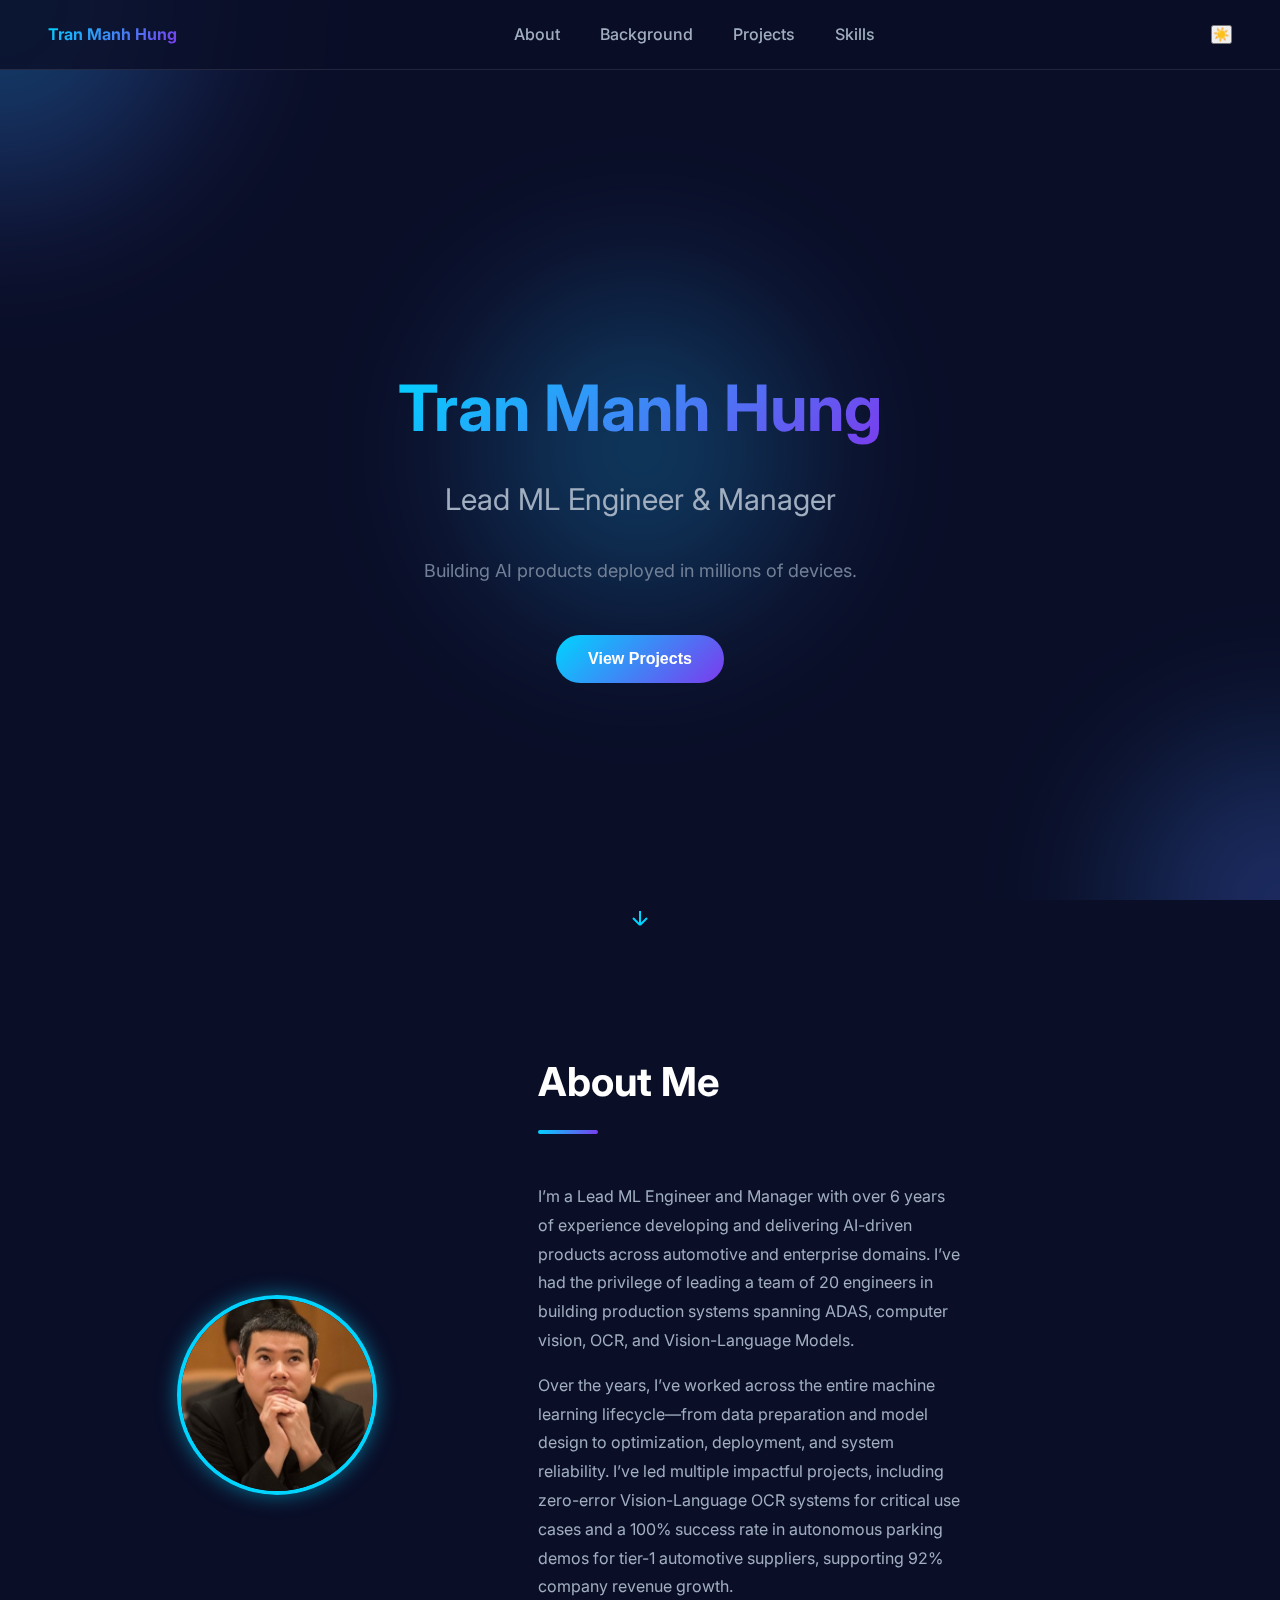
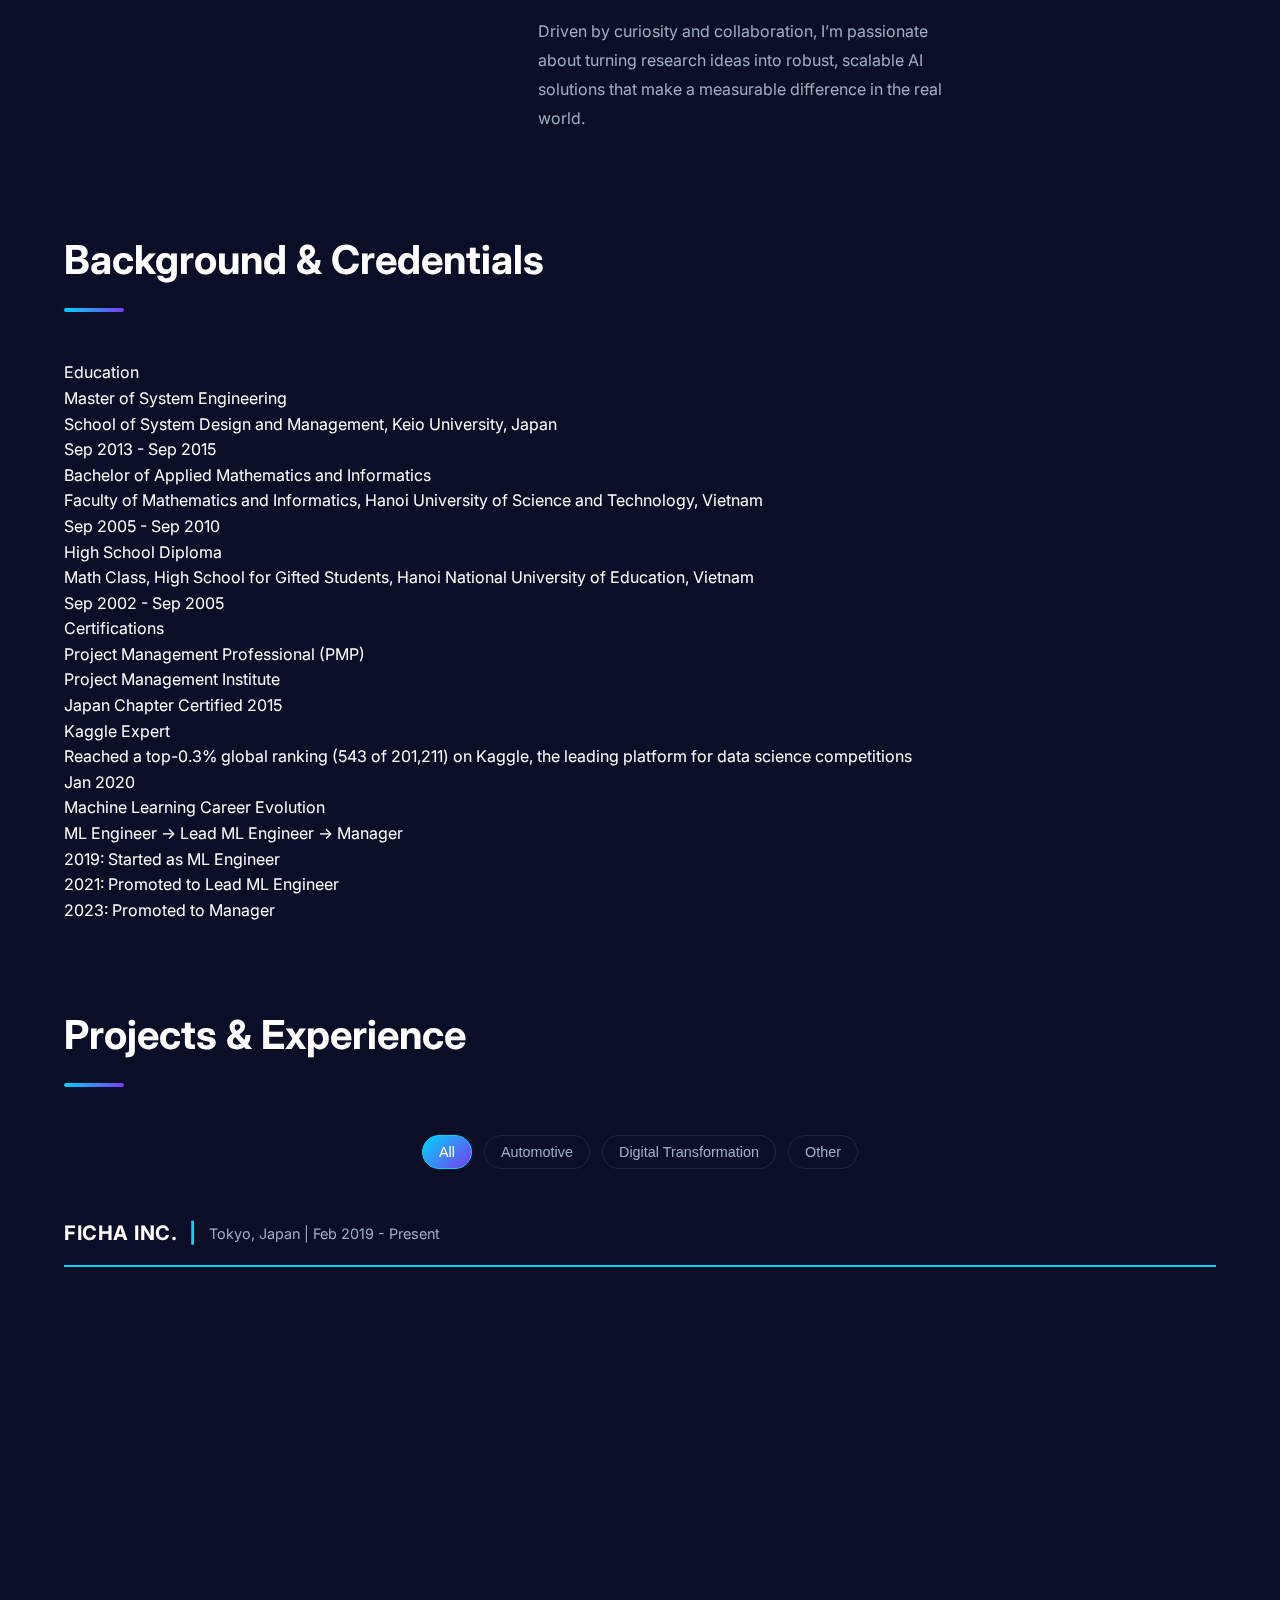
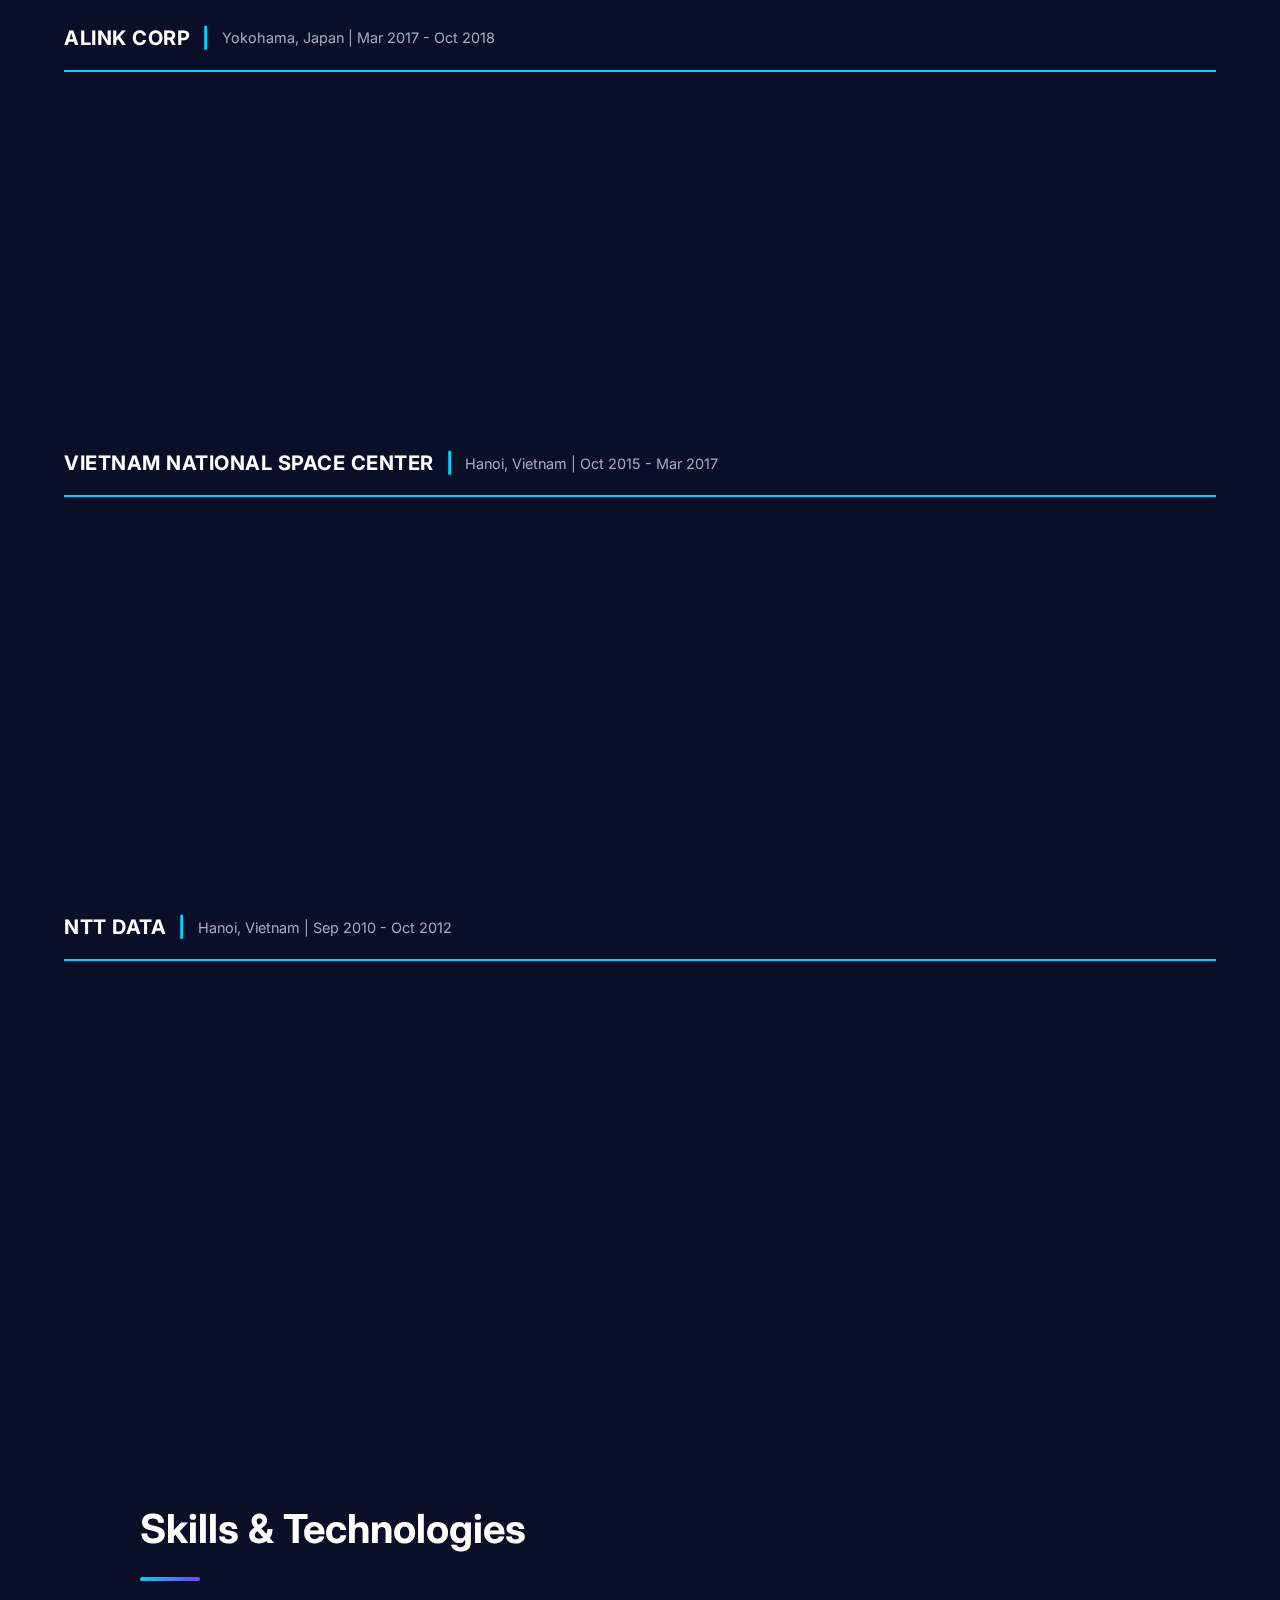
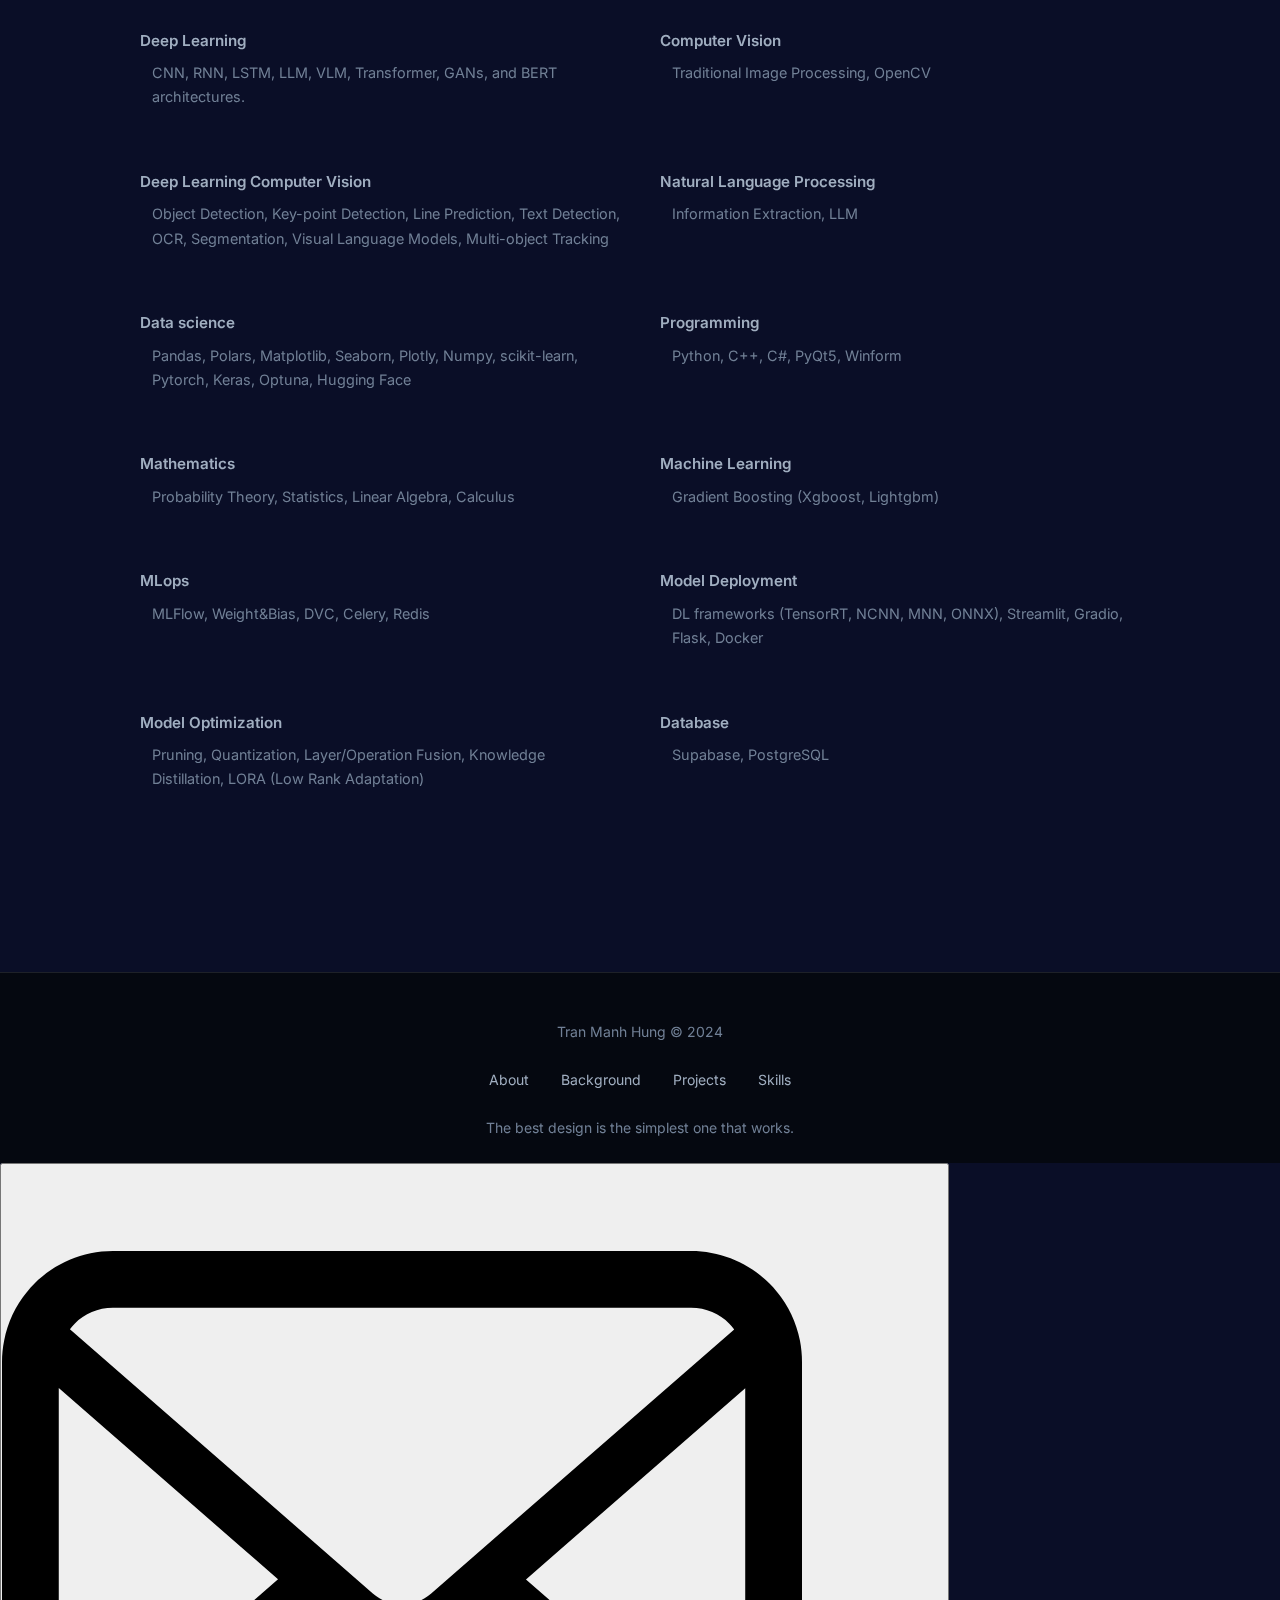
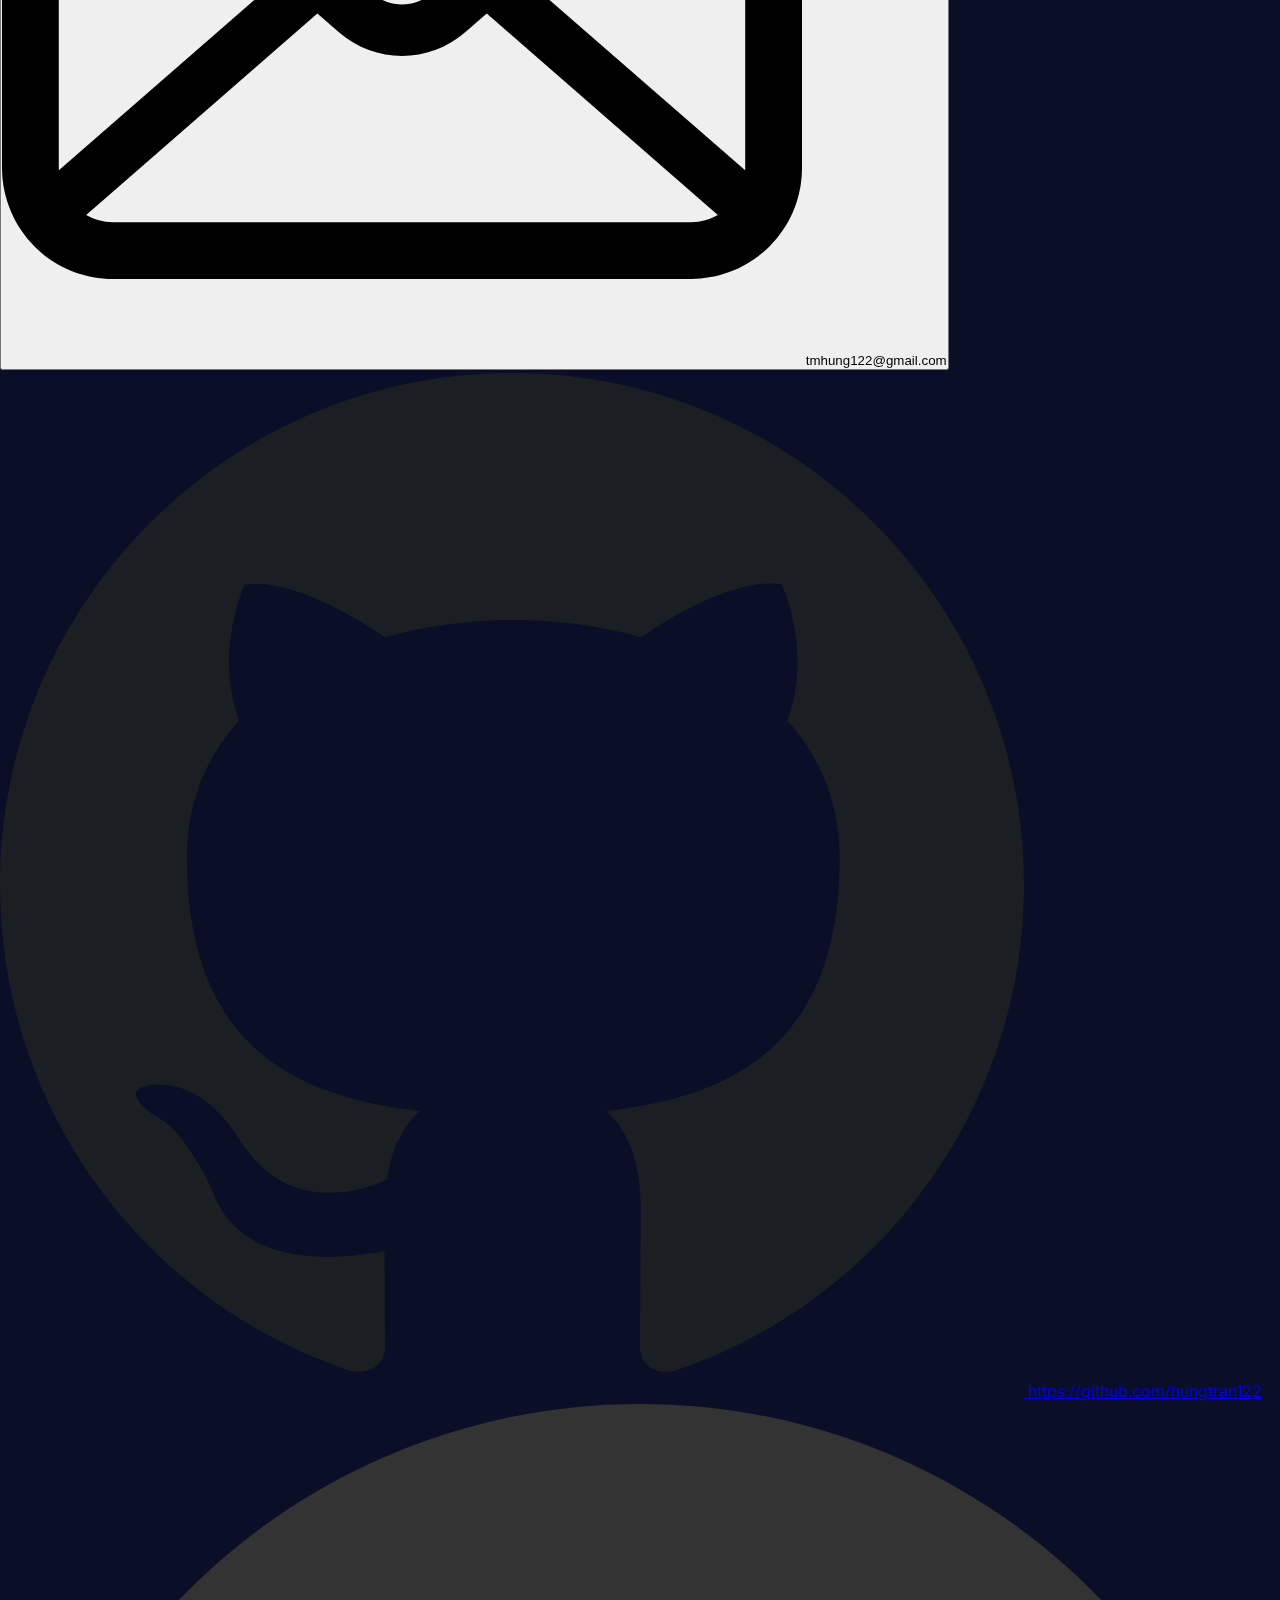
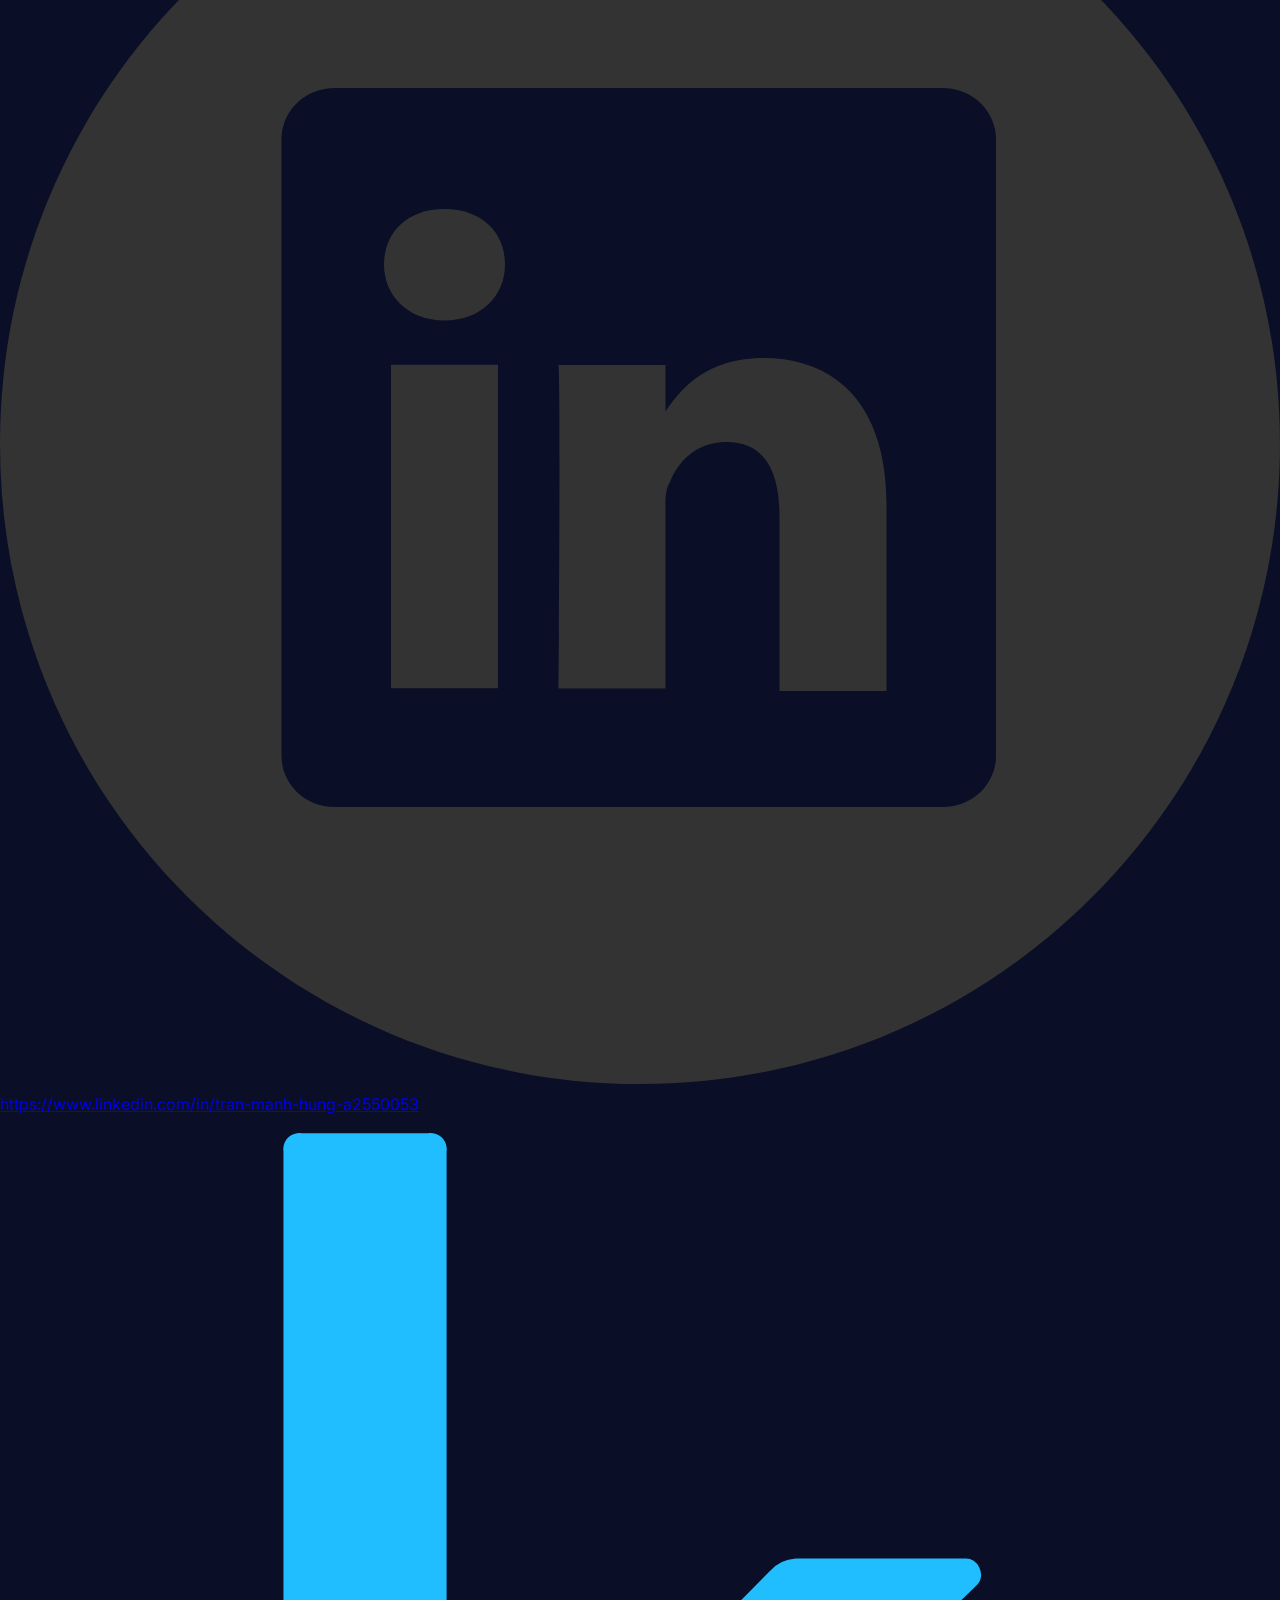
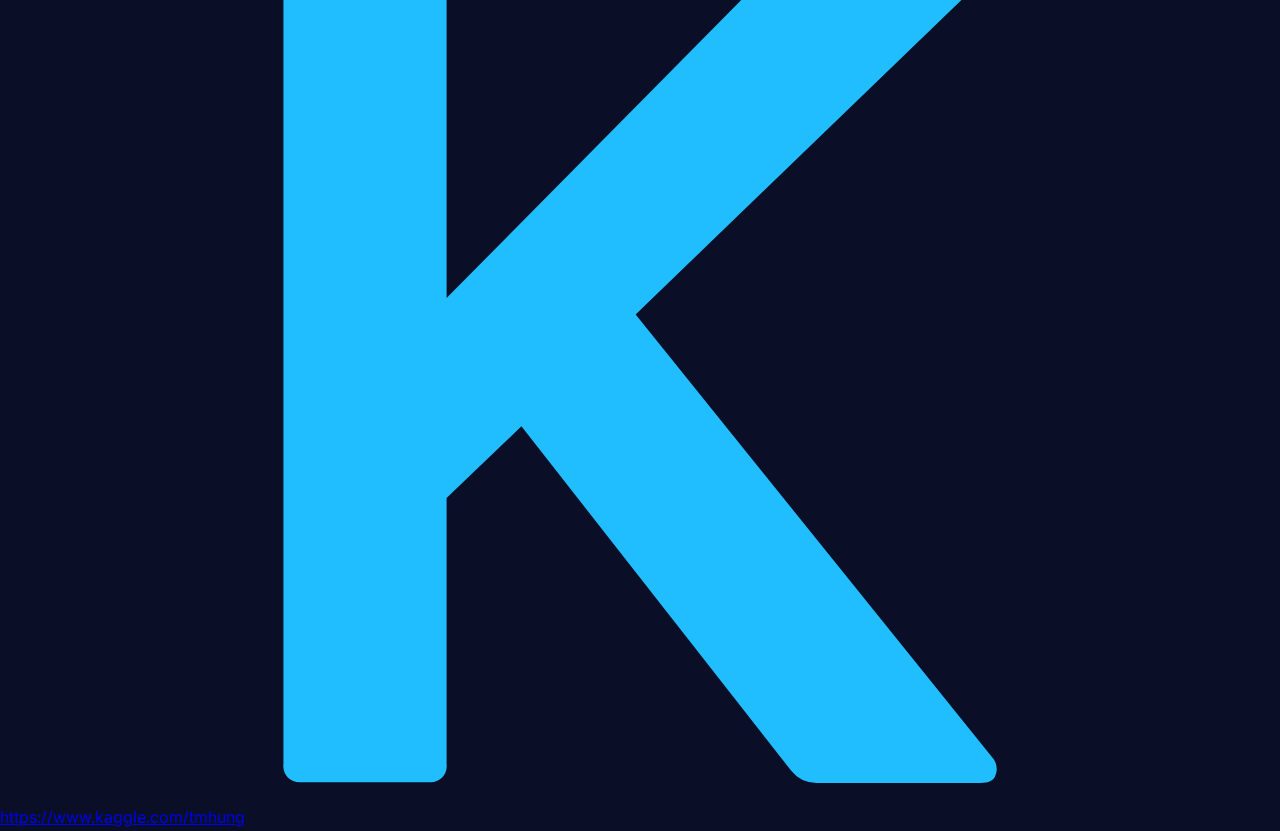
<file: index.html>
<!DOCTYPE html>
<html lang="en">
<head>
    <meta charset="UTF-8">
    <meta name="viewport" content="width=device-width, initial-scale=1.0">
    <meta name="description" content="ML Engineer Portfolio - Lead ML Engineer & Manager specializing in Computer Vision and Deep Learning">
    <title>Tran Manh Hung - ML Engineer & Manager | Portfolio</title>
    <link href="https://fonts.googleapis.com/css2?family=Inter:wght@300;400;500;600;700&family=JetBrains+Mono:wght@400;600&display=swap" rel="stylesheet">
    <link rel="stylesheet" href="css/style.css">
</head>
<body>
    <!-- Background Effect -->
    <div id="background-effect">
        <div class="gradient-blob blob-1"></div>
        <div class="gradient-blob blob-2"></div>
        <div class="gradient-blob blob-3"></div>
    </div>

    <!-- Navigation -->
    <nav>
        <div class="nav-logo">Tran Manh Hung</div>
        <ul class="nav-links">
            <li><a href="#about" class="nav-item">About</a></li>
            <li><a href="#background" class="nav-item">Background</a></li>
            <li><a href="#projects" class="nav-item">Projects</a></li>
            <li><a href="#skills" class="nav-item">Skills</a></li>
        </ul>
        
        <!-- Theme Toggle Button -->
        <button class="theme-toggle" id="theme-toggle" aria-label="Toggle dark mode">
            <span class="theme-icon">🌙</span>
        </button>
        
        <button class="hamburger" id="hamburger">
            <span></span>
            <span></span>
            <span></span>
        </button>
    </nav>

    <!-- Main Content -->
    <main>
        <!-- Hero Section -->
        <section id="hero">
            <div class="hero-content">
                <h1 class="hero-name">Tran Manh Hung</h1>
                <h2 class="hero-title">Lead ML Engineer & Manager</h2>
                <p class="hero-description">
                    Building AI products deployed in millions of devices.<br>                    
                </p>
                <div class="hero-buttons">
                    <button class="btn btn-primary" onclick="document.getElementById('projects').scrollIntoView({behavior: 'smooth'})">View Projects</button>
                </div>
            </div>
            <div class="scroll-indicator">
                <svg viewBox="0 0 24 24">
                    <path d="M12 5v14m0 0l-7-7m7 7l7-7" />
                </svg>
            </div>
        </section>

        <!-- About Section -->
        <section id="about">
            <div class="container">
                <div class="about-content">
                    <div class="about-image">
                        <img src="./me.jpeg" alt="Profile photo">
                    </div>
                    <div class="about-text">
                        <h2 class="section-heading">About Me</h2>
                        <div class="section-underline"></div>
                        <p>
                            I’m a Lead ML Engineer and Manager with over 6 years of experience developing and delivering AI-driven products across automotive and enterprise domains. I’ve had the privilege of leading a team of 20 engineers in building production systems spanning ADAS, computer vision, OCR, and Vision-Language Models.
                        </p>
                        <p>
                            Over the years, I’ve worked across the entire machine learning lifecycle—from data preparation and model design to optimization, deployment, and system reliability. I’ve led multiple impactful projects, including zero-error Vision-Language OCR systems for critical use cases and a 100% success rate in autonomous parking demos for tier-1 automotive suppliers, supporting 92% company revenue growth.
                        </p>
                        <p>
                            Driven by curiosity and collaboration, I’m passionate about turning research ideas into robust, scalable AI solutions that make a measurable difference in the real world.
                        </p>
                    </div>
                </div>
            </div>
        </section>

        <!-- Background Section -->
        <section id="background">
            <div class="container">
                <div class="background-content">
                    <h2 class="section-heading">Background & Credentials</h2>
                    <div class="section-underline"></div>

                    <div class="background-grid">
                        <!-- Education -->
                        <div class="background-group">
                            <div class="background-group-title">Education</div>
                            <div class="background-item">
                                <div class="background-item-title">Master of System Engineering</div>
                                <div class="background-item-subtitle">School of System Design and Management, Keio University, Japan</div>
                                <div class="background-item-description">Sep 2013 - Sep 2015</div>
                            </div>
                            <div class="background-item">
                                <div class="background-item-title">Bachelor of Applied Mathematics and Informatics</div>
                                <div class="background-item-subtitle">Faculty of Mathematics and Informatics, Hanoi University of Science and Technology, Vietnam</div>
                                <div class="background-item-description">Sep 2005 - Sep 2010</div>
                            </div>
                            <div class="background-item">
                                <div class="background-item-title">High School Diploma</div>
                                <div class="background-item-subtitle">Math Class, High School for Gifted Students, Hanoi National University of Education, Vietnam</div>
                                <div class="background-item-description">Sep 2002 - Sep 2005</div>
                            </div>
                        </div>

                        <!-- Certifications & Achievements -->
                        <div class="background-group">
                            <div class="background-group-title">Certifications</div>
                            <div class="background-item">
                                <div class="background-item-title">Project Management Professional (PMP)</div>
                                <div class="background-item-subtitle">Project Management Institute</div>
                                <div class="background-item-description">Japan Chapter Certified 2015</div>
                            </div>
                            <div class="background-item">
                                <div class="background-item-title">Kaggle Expert</div>
                                <div class="background-item-subtitle">Reached a top-0.3% global ranking (543 of 201,211) on Kaggle, the leading platform for data science competitions</div>
                                <div class="background-item-description">Jan 2020</div>
                            </div>
                        </div>

                        <!-- Career Progression -->
                        <div class="background-group">
                            <div class="background-group-title">Machine Learning Career Evolution</div>
                            <div class="background-item">
                                <div class="background-item-title">ML Engineer → Lead ML Engineer → Manager</div>
                                <div class="background-item-description">2019: Started as ML Engineer</div>
                                <div class="background-item-description">2021: Promoted to Lead ML Engineer</div>
                                <div class="background-item-description">2023: Promoted to Manager</div>
                            </div>
                        </div>                        
                    </div>
                </div>
            </div>
        </section>

        <!-- Projects Section -->
        <section id="projects">
            <div class="container">
                <h2 class="section-heading">Projects & Experience</h2>
                <div class="section-underline"></div>
                
                <div class="filter-tags" id="filterTags"></div>

                <div id="projectsTimeline"></div>
            </div>
        </section>

        <!-- Skills Section -->
        <section id="skills">
            <div class="container">
                <div class="skills-content">
                    <h2 class="section-heading">Skills & Technologies</h2>
                    <div class="section-underline"></div>

                    <div class="skills-grid">
                        <!-- Deep Learning -->
                        <div class="skill-category">
                            <div class="skill-category-name">Deep Learning</div>
                            <div class="skill-items">CNN, RNN, LSTM, LLM, VLM, Transformer, GANs, and BERT architectures.</div>
                        </div>

                        <!-- Traditional Computer Vision -->
                        <div class="skill-category">
                            <div class="skill-category-name">Computer Vision</div>
                            <div class="skill-items">Traditional Image Processing, OpenCV</div>
                        </div>

                        <!-- Deep Learning Computer Vision -->
                        <div class="skill-category">
                            <div class="skill-category-name">Deep Learning Computer Vision</div>
                            <div class="skill-items">Object Detection, Key-point Detection, Line Prediction, Text Detection, OCR, Segmentation, Visual Language Models, Multi-object Tracking</div>
                        </div>
                        
                        <!-- Natural Language Processing -->
                        <div class="skill-category">
                            <div class="skill-category-name">Natural Language Processing</div>
                            <div class="skill-items">Information Extraction, LLM</div>
                        </div>

                        <!-- Data science & ML tools -->
                        <div class="skill-category">
                            <div class="skill-category-name">Data science</div>
                            <div class="skill-items">Pandas, Polars, Matplotlib, Seaborn, Plotly, Numpy, scikit-learn, Pytorch, Keras, Optuna, Hugging Face</div>
                        </div>

                        <!-- Programming -->
                        <div class="skill-category">
                            <div class="skill-category-name">Programming</div>
                            <div class="skill-items">Python, C++, C#, PyQt5, Winform</div>
                        </div>

                        <!-- Mathematics -->
                        <div class="skill-category">
                            <div class="skill-category-name">Mathematics</div>
                            <div class="skill-items">Probability Theory, Statistics, Linear Algebra, Calculus</div>
                        </div>

                        <!-- Machine Learning -->
                        <div class="skill-category">
                            <div class="skill-category-name">Machine Learning</div>
                            <div class="skill-items">Gradient Boosting (Xgboost, Lightgbm)</div>
                        </div>

                        <!-- MLops -->
                        <div class="skill-category">
                            <div class="skill-category-name">MLops</div>
                            <div class="skill-items">MLFlow, Weight&Bias, DVC, Celery, Redis </div>
                        </div>

                        <!-- Model Deployment -->
                        <div class="skill-category">
                            <div class="skill-category-name">Model Deployment</div>
                            <div class="skill-items">DL frameworks (TensorRT, NCNN, MNN, ONNX), Streamlit, Gradio, Flask, Docker</div>
                        </div>

                        <!-- Model Optimization -->
                        <div class="skill-category">
                            <div class="skill-category-name">Model Optimization</div>
                            <div class="skill-items">Pruning, Quantization, Layer/Operation Fusion, Knowledge Distillation, LORA (Low Rank Adaptation)</div>
                        </div>
                        
                        <!-- Database -->
                        <div class="skill-category">
                            <div class="skill-category-name">Database</div>
                            <div class="skill-items">Supabase, PostgreSQL</div>
                        </div>
                    </div>
                </div>
            </div>
        </section>
    </main>

    <!-- Footer -->
    <footer>
        <div class="container">
            <div class="footer-content">
                <p class="footer-text">Tran Manh Hung © 2024</p>
                <ul class="footer-links">
                    <li><a href="#about">About</a></li>
                    <li><a href="#background">Background</a></li>
                    <li><a href="#projects">Projects</a></li>
                    <li><a href="#skills">Skills</a></li>
                </ul>
                <p class="footer-text">The best design is the simplest one that works.</p>
            </div>
        </div>
    </footer>

    <script src="js/main.js"></script>

    <!-- Floating Contact Widget -->
    <div class="floating-contact">
        <button class="contact-btn" data-url="tmhung122@gmail.com" data-tooltip="Click to copy" onclick="copyContactUrl(event)" title="Click to copy email">
            <img src="email.svg" alt="" class="contact-icon-img">
            <span class="contact-url">tmhung122@gmail.com</span>
        </button>
        <a href="https://github.com/hungtran122" target="_blank" class="contact-btn" data-tooltip="Click to open" title="Open GitHub">
            <img src="github.svg" alt="" class="contact-icon-img">
            <span class="contact-url">https://github.com/hungtran122</span>
        </a>
        <a href="https://www.linkedin.com/in/tran-manh-hung-a2550053" target="_blank" class="contact-btn" data-tooltip="Click to open" title="Open LinkedIn">
            <img src="linkedin.svg" alt="" class="contact-icon-img">
            <span class="contact-url">https://www.linkedin.com/in/tran-manh-hung-a2550053</span>
        </a>
        <a href="https://www.kaggle.com/tmhung" target="_blank" class="contact-btn" data-tooltip="Click to open" title="Open Kaggle">
            <img src="kaggle.svg" alt="" class="contact-icon-img">
            <span class="contact-url">https://www.kaggle.com/tmhung</span>
        </a>
    </div>

    <script>
        function copyContactUrl(event) {
            event.preventDefault();
            const btn = event.currentTarget;
            const url = btn.dataset.url;
            const labelSpan = btn.querySelector('.contact-label');
            const originalLabel = labelSpan.textContent;
            
            navigator.clipboard.writeText(url).then(() => {
                labelSpan.textContent = 'Copied!';
                setTimeout(() => {
                    labelSpan.textContent = originalLabel;
                }, 2000);
            }).catch(() => {
                alert('Failed to copy');
            });
        }
    </script>

    <script>
    // Theme Toggle Functionality
    const themeToggle = document.getElementById('theme-toggle');
    const htmlElement = document.documentElement;
    const themeIcon = document.querySelector('.theme-icon');

    // Check for saved theme preference or default to DARK mode
    function getPreferredTheme() {
        const savedTheme = localStorage.getItem('theme');
        if (savedTheme) {
            return savedTheme;
        }
        // Changed: Default to dark mode instead of light
        return 'dark';
    }

    // Set theme
    function setTheme(theme) {
        if (theme === 'dark') {
            htmlElement.setAttribute('data-theme', 'dark');
            themeIcon.textContent = '☀️';
        } else {
            htmlElement.removeAttribute('data-theme');
            themeIcon.textContent = '🌙';
        }
        localStorage.setItem('theme', theme);
    }

    // Toggle theme
    function toggleTheme() {
        const currentTheme = htmlElement.getAttribute('data-theme');
        const newTheme = currentTheme === 'dark' ? 'light' : 'dark';
        setTheme(newTheme);
    }

    // Initialize theme on page load - now defaults to dark
    setTheme(getPreferredTheme());

    // Add click event listener
    themeToggle.addEventListener('click', toggleTheme);
    </script>

</body>
</html>
</file>
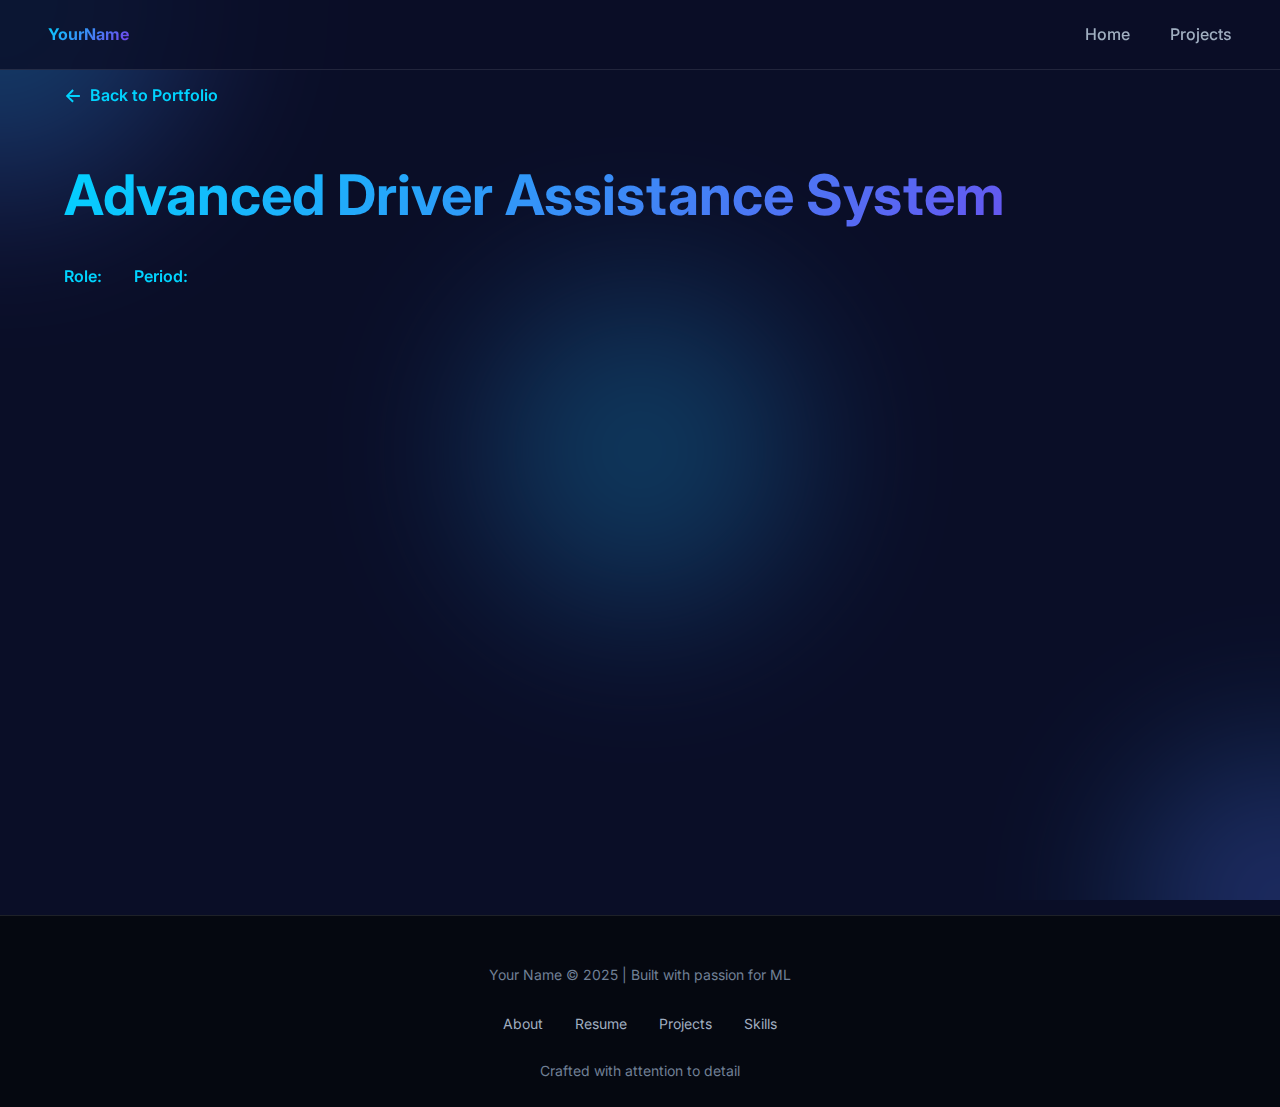
<file: projects/adas.html>
<!DOCTYPE html>
<html lang="en">
<head>
    <meta charset="UTF-8">
    <meta name="viewport" content="width=device-width, initial-scale=1.0">
    <meta name="description" content="Project Details - ML Engineer Portfolio">
    <title>Project Details | Your Name - ML Engineer & Manager</title>
    <link href="https://fonts.googleapis.com/css2?family=Inter:wght@300;400;500;600;700&family=JetBrains+Mono:wght@400;600&display=swap" rel="stylesheet">
    <link rel="stylesheet" href="../css/style.css">
    <style>
        .project-detail-section {
            padding: 80px 0;
        }

        .project-detail-header {
            margin-bottom: 60px;
            animation: fadeInUp 0.8s ease-out;
        }

        .project-detail-title {
            font-size: clamp(2rem, 5vw, 3.5rem);
            font-weight: 700;
            background: var(--accent-gradient);
            -webkit-background-clip: text;
            -webkit-text-fill-color: transparent;
            background-clip: text;
            margin-bottom: 16px;
        }

        .project-detail-meta {
            display: flex;
            gap: 24px;
            flex-wrap: wrap;
            margin-top: 24px;
            font-size: 1rem;
            color: var(--text-secondary);
        }

        .project-detail-meta-item {
            display: flex;
            align-items: center;
            gap: 8px;
        }

        .project-detail-meta-label {
            font-weight: 600;
            color: var(--accent-primary);
        }

        .project-detail-content {
            display: grid;
            grid-template-columns: 1fr;
            gap: 60px;
            max-width: 900px;
        }

        .detail-section {
            animation: fadeInUp 0.6s ease-out forwards;
            opacity: 0;
        }

        .detail-section:nth-child(1) { animation-delay: 0.1s; }
        .detail-section:nth-child(2) { animation-delay: 0.2s; }
        .detail-section:nth-child(3) { animation-delay: 0.3s; }
        .detail-section:nth-child(4) { animation-delay: 0.4s; }

        .detail-section-title {
            font-size: 1.5rem;
            font-weight: 700;
            color: var(--text-primary);
            margin-bottom: 16px;
            display: flex;
            align-items: center;
            gap: 12px;
        }

        .detail-section-title::before {
            content: '';
            display: inline-block;
            width: 4px;
            height: 24px;
            background: var(--accent-primary);
            border-radius: 2px;
        }

        .detail-section-content {
            font-size: 1.05rem;
            color: var(--text-secondary);
            line-height: 1.8;
        }

        .detail-section-content p {
            margin-bottom: 16px;
        }

        .detail-section-content p:last-child {
            margin-bottom: 0;
        }

        .tech-showcase {
            display: flex;
            flex-wrap: wrap;
            gap: 12px;
            margin-top: 24px;
        }

        .tech-showcase .tech-tag {
            background: rgba(0, 212, 255, 0.15);
            border: 1px solid rgba(0, 212, 255, 0.3);
            color: var(--accent-primary);
            padding: 8px 16px;
            border-radius: 20px;
            font-size: 0.9rem;
            font-family: 'JetBrains Mono', monospace;
        }

        .back-button {
            display: inline-flex;
            align-items: center;
            gap: 8px;
            color: var(--accent-primary);
            text-decoration: none;
            font-weight: 600;
            transition: var(--transition);
            margin-bottom: 40px;
        }

        .back-button:hover {
            transform: translateX(-4px);
        }

        .back-button::before {
            content: '←';
            font-size: 1.2rem;
        }

        @media (max-width: 768px) {
            .project-detail-section {
                padding: 48px 0;
            }

            .project-detail-meta {
                flex-direction: column;
                gap: 12px;
            }

            .detail-section-title {
                font-size: 1.25rem;
            }

            .detail-section-content {
                font-size: 1rem;
            }
        }

        @keyframes fadeInUp {
            from { opacity: 0; transform: translateY(40px); }
            to { opacity: 1; transform: translateY(0); }
        }
    </style>
</head>
<body>
    <!-- Background Effect -->
    <div id="background-effect">
        <div class="gradient-blob blob-1"></div>
        <div class="gradient-blob blob-2"></div>
        <div class="gradient-blob blob-3"></div>
    </div>

    <!-- Navigation -->
    <nav>
        <div class="nav-logo">YourName</div>
        <ul class="nav-links">
            <li><a href="/" class="nav-item">Home</a></li>
            <li><a href="/#projects" class="nav-item">Projects</a></li>
        </ul>
        <button class="hamburger" id="hamburger">
            <span></span>
            <span></span>
            <span></span>
        </button>
    </nav>

    <!-- Main Content -->
    <main>
        <section class="project-detail-section">
            <div class="container">
                <a href="/" class="back-button">Back to Portfolio</a>

                <div class="project-detail-header">
                    <h1 class="project-detail-title" id="projectTitle">Project Title</h1>
                    <div class="project-detail-meta">
                        <div class="project-detail-meta-item">
                            <span class="project-detail-meta-label">Role:</span>
                            <span id="projectRole"></span>
                        </div>
                        <div class="project-detail-meta-item">
                            <span class="project-detail-meta-label">Period:</span>
                            <span id="projectDate"></span>
                        </div>
                    </div>
                </div>

                <div class="project-detail-content">
                    <div class="detail-section">
                        <div class="detail-section-title">Challenge</div>
                        <div class="detail-section-content" id="projectChallenge"></div>
                    </div>

                    <div class="detail-section">
                        <div class="detail-section-title">Solution</div>
                        <div class="detail-section-content" id="projectSolution"></div>
                    </div>

                    <div class="detail-section">
                        <div class="detail-section-title">Technical Implementation</div>
                        <div class="detail-section-content" id="projectTechnical"></div>
                        <div class="tech-showcase" id="techShowcase"></div>
                    </div>

                    <div class="detail-section">
                        <div class="detail-section-title">Results & Impact</div>
                        <div class="detail-section-content" id="projectResults"></div>
                    </div>
                </div>
            </div>
        </section>
    </main>

    <!-- Footer -->
    <footer>
        <div class="container">
            <div class="footer-content">
                <p class="footer-text">Your Name © 2025 | Built with passion for ML</p>
                <ul class="footer-links">
                    <li><a href="/#about">About</a></li>
                    <li><a href="/#resume">Resume</a></li>
                    <li><a href="/#projects">Projects</a></li>
                    <li><a href="/#skills">Skills</a></li>
                </ul>
                <p class="footer-text">Crafted with attention to detail</p>
            </div>
        </div>
    </footer>

    <script src="../js/project-page.js"></script>
</body>
</html>
</file>
<file: css/style.css>
:root {
    --primary-bg: #0a0e27;
    --secondary-bg: #141b34;
    --card-bg: rgba(255, 255, 255, 0.05);
    --card-border: rgba(255, 255, 255, 0.1);
    
    --accent-primary: #00d4ff;
    --accent-secondary: #7c3aed;
    --accent-gradient: linear-gradient(135deg, #00d4ff 0%, #7c3aed 100%);
    
    --text-primary: #ffffff;
    --text-secondary: #a0aec0;
    --text-muted: #718096;
    
    --transition: all 0.3s cubic-bezier(0.4, 0, 0.2, 1);
}

* {
    margin: 0;
    padding: 0;
    box-sizing: border-box;
}

html {
    scroll-behavior: smooth;
}

body {
    font-family: 'Inter', sans-serif;
    background: var(--primary-bg);
    color: var(--text-primary);
    line-height: 1.6;
    overflow-x: hidden;
}

.container {
    max-width: 1200px;
    margin: 0 auto;
    padding: 0 24px;
}

/* Background Effect */
#background-effect {
    position: fixed;
    top: 0;
    left: 0;
    width: 100%;
    height: 100%;
    z-index: -1;
    background: var(--primary-bg);
    overflow: hidden;
}

.gradient-blob {
    position: absolute;
    border-radius: 50%;
    filter: blur(80px);
    opacity: 0.3;
    animation: float 20s ease-in-out infinite;
}

.blob-1 {
    width: 400px;
    height: 400px;
    background: radial-gradient(circle, var(--accent-primary), var(--accent-secondary));
    top: -200px;
    left: -200px;
    animation-delay: 0s;
}

.blob-2 {
    width: 300px;
    height: 300px;
    background: radial-gradient(circle, var(--accent-secondary), var(--accent-primary));
    bottom: -150px;
    right: -150px;
    animation-delay: 5s;
}

.blob-3 {
    width: 350px;
    height: 350px;
    background: radial-gradient(circle, var(--accent-primary), rgba(124, 58, 237, 0.5));
    top: 50%;
    left: 50%;
    transform: translate(-50%, -50%);
    animation-delay: 10s;
}

@keyframes float {
    0%, 100% { transform: translate(0, 0); }
    33% { transform: translate(50px, -50px); }
    66% { transform: translate(-50px, 50px); }
}

/* Navigation */
nav {
    position: fixed;
    top: 0;
    width: 100%;
    background: rgba(10, 14, 39, 0.8);
    backdrop-filter: blur(10px);
    border-bottom: 1px solid var(--card-border);
    z-index: 1000;
    padding: 0 48px;
    height: 70px;
    display: flex;
    justify-content: space-between;
    align-items: center;
    animation: slideDown 0.5s ease-out;
}

@keyframes slideDown {
    from { transform: translateY(-70px); opacity: 0; }
    to { transform: translateY(0); opacity: 1; }
}

.nav-logo {
    font-size: 1rem;
    font-weight: 700;
    background: var(--accent-gradient);
    -webkit-background-clip: text;
    -webkit-text-fill-color: transparent;
    background-clip: text;
}

.nav-links {
    display: flex;
    gap: 40px;
    list-style: none;
}

.nav-links a {
    font-size: 1rem;
    font-weight: 500;
    color: var(--text-secondary);
    text-decoration: none;
    transition: var(--transition);
    position: relative;
}

.nav-links a:hover,
.nav-links a.active {
    color: var(--accent-primary);
}

.nav-links a.active::after {
    content: '';
    position: absolute;
    bottom: -8px;
    left: 0;
    width: 100%;
    height: 2px;
    background: var(--accent-primary);
}

.hamburger {
    display: none;
    flex-direction: column;
    gap: 6px;
    cursor: pointer;
    background: none;
    border: none;
}

.hamburger span {
    width: 25px;
    height: 2px;
    background: var(--accent-primary);
    transition: var(--transition);
}

/* Hero Section */
#hero {
    height: 100vh;
    display: flex;
    align-items: center;
    justify-content: center;
    margin-top: 70px;
    text-align: center;
    position: relative;
}

.hero-content {
    animation: fadeInUp 0.8s ease-out;
    max-width: 900px;
}

@keyframes fadeInUp {
    from { opacity: 0; transform: translateY(40px); }
    to { opacity: 1; transform: translateY(0); }
}

.hero-name {
    font-size: clamp(2.5rem, 5vw, 4rem);
    font-weight: 700;
    background: var(--accent-gradient);
    -webkit-background-clip: text;
    -webkit-text-fill-color: transparent;
    background-clip: text;
    margin-bottom: 16px;
    animation: fadeInUp 0.8s ease-out 0.2s backwards;
}

.hero-title {
    font-size: clamp(1.25rem, 3vw, 1.875rem);
    font-weight: 400;
    color: var(--text-secondary);
    margin-bottom: 32px;
    animation: fadeInUp 0.8s ease-out 0.4s backwards;
}

.hero-description {
    font-size: 1.125rem;
    color: var(--text-muted);
    margin-bottom: 48px;
    line-height: 1.8;
    animation: fadeInUp 0.8s ease-out 0.6s backwards;
}

.hero-buttons {
    display: flex;
    gap: 20px;
    justify-content: center;
    flex-wrap: wrap;
    animation: fadeInUp 0.8s ease-out 0.8s backwards;
}

.btn {
    padding: 12px 32px;
    height: 48px;
    border-radius: 24px;
    font-weight: 600;
    font-size: 1rem;
    border: none;
    cursor: pointer;
    transition: var(--transition);
    display: inline-flex;
    align-items: center;
    justify-content: center;
}

.btn-primary {
    background: var(--accent-gradient);
    color: var(--text-primary);
}

.btn-primary:hover {
    transform: scale(1.05);
    box-shadow: 0 0 20px rgba(0, 212, 255, 0.5);
}

.btn-secondary {
    background: transparent;
    border: 2px solid var(--accent-primary);
    color: var(--accent-primary);
}

.btn-secondary:hover {
    background: rgba(0, 212, 255, 0.1);
    transform: scale(1.05);
}

.scroll-indicator {
    position: absolute;
    bottom: 32px;
    left: 50%;
    transform: translateX(-50%);
    animation: bounce 2s infinite;
}

.scroll-indicator svg {
    width: 24px;
    height: 24px;
    stroke: var(--accent-primary);
    stroke-width: 2;
    fill: none;
}

@keyframes bounce {
    0%, 100% { transform: translateX(-50%) translateY(0); }
    50% { transform: translateX(-50%) translateY(10px); }
}

/* Section Styles */
section {
    position: relative;
    z-index: 1;
}

.section-heading {
    font-size: clamp(2rem, 4vw, 2.5rem);
    font-weight: 700;
    margin-bottom: 16px;
    color: var(--text-primary);
}

.section-underline {
    width: 60px;
    height: 4px;
    background: var(--accent-gradient);
    border-radius: 2px;
    margin-bottom: 48px;
}

/* About Section */
#about {
    padding: 80px 0;
}

.about-content {
    max-width: 900px;
    display: grid;
    grid-template-columns: 1fr 1fr;
    gap: 48px;
    align-items: center;
}

.about-image {
    text-align: center;
    animation: fadeInUp 0.8s ease-out;
}

.about-image img {
    width: 200px;
    height: 200px;
    border-radius: 50%;
    border: 4px solid var(--accent-primary);
    box-shadow: 0 0 20px rgba(0, 212, 255, 0.5);
    object-fit: cover;
    transition: var(--transition);
}

.about-image img:hover {
    box-shadow: 0 0 40px rgba(0, 212, 255, 0.8);
}

.about-text {
    animation: fadeInUp 0.8s ease-out 0.2s backwards;
}

.about-text p {
    font-size: 1rem;
    line-height: 1.8;
    color: var(--text-secondary);
    margin-bottom: 16px;
}

.about-highlights {
    margin-top: 24px;
    display: flex;
    flex-direction: column;
    gap: 12px;
}

.about-highlight {
    display: flex;
    align-items: center;
    gap: 12px;
    font-size: 0.95rem;
    color: var(--text-secondary);
}

.about-highlight::before {
    content: '→';
    color: var(--accent-primary);
    font-weight: 700;
    min-width: 20px;
}

/* Resume Section */
#resume {
    padding: 80px 0;
}

.resume-content {
    max-width: 1000px;
    margin: 0 auto;
}

.resume-grid {
    display: grid;
    grid-template-columns: 1fr 1fr;
    gap: 40px;
    margin-top: 48px;
}

.resume-group {
    animation: fadeInUp 0.6s ease-out forwards;
    opacity: 0;
}

.resume-group:nth-child(1) { animation-delay: 0.1s; }
.resume-group:nth-child(2) { animation-delay: 0.2s; }
.resume-group:nth-child(3) { animation-delay: 0.3s; }
.resume-group:nth-child(4) { animation-delay: 0.4s; }

.resume-group-title {
    font-size: 1.1rem;
    font-weight: 700;
    color: var(--accent-primary);
    margin-bottom: 16px;
    text-transform: uppercase;
    letter-spacing: 0.5px;
}

.resume-item {
    margin-bottom: 20px;
    padding-bottom: 16px;
    border-bottom: 1px solid var(--card-border);
}

.resume-item:last-child {
    border-bottom: none;
    margin-bottom: 0;
    padding-bottom: 0;
}

.resume-item-title {
    font-size: 1rem;
    font-weight: 700;
    color: var(--text-primary);
    margin-bottom: 4px;
}

.resume-item-subtitle {
    font-size: 0.9rem;
    color: var(--text-secondary);
    margin-bottom: 4px;
}

.resume-item-description {
    font-size: 0.85rem;
    color: var(--text-muted);
    line-height: 1.5;
}

/* Projects Section */
#projects {
    padding: 80px 0;
}

.filter-tags {
    display: flex;
    gap: 12px;
    margin-bottom: 48px;
    flex-wrap: wrap;
    justify-content: center;
}

.filter-tag {
    padding: 8px 16px;
    border-radius: 20px;
    font-size: 0.9rem;
    font-weight: 500;
    cursor: pointer;
    transition: var(--transition);
    border: 1px solid var(--card-border);
    background: transparent;
    color: var(--text-secondary);
}

.filter-tag:hover {
    border-color: var(--accent-primary);
    color: var(--accent-primary);
}

.filter-tag.active {
    background: var(--accent-gradient);
    color: var(--text-primary);
    border-color: var(--accent-primary);
}

/* Projects Grid Layout */
.projects-container {
    position: relative;
    z-index: 1;
    padding: 40px 0;
}

.company-section {
    margin-bottom: 80px;
}

.company-header {
    font-size: 1.25rem;
    font-weight: 700;
    text-transform: uppercase;
    color: var(--text-primary);
    padding-bottom: 16px;
    border-bottom: 2px solid var(--accent-primary);
    margin-bottom: 48px;
    letter-spacing: 0.5px;
    display: flex;
    align-items: center;
    gap: 12px;
    flex-wrap: wrap;
}

.company-separator {
    color: var(--accent-primary);
    font-weight: 700;
}

.company-meta {
    font-size: 0.9rem;
    font-weight: 400;
    text-transform: none;
    color: var(--text-secondary);
    letter-spacing: normal;
}

.projects-grid {
    display: grid;
    grid-template-columns: repeat(auto-fill, minmax(450px, 1fr));
    gap: 24px;
}

.project-card {
    background: var(--card-bg);
    backdrop-filter: blur(10px);
    border: 1px solid var(--card-border);
    border-radius: 16px;
    padding: 24px;
    transition: var(--transition);
    animation: fadeInUp 0.6s ease-out forwards;
    opacity: 0;
    cursor: pointer;
}

.project-card:nth-child(1) { animation-delay: 0.1s; }
.project-card:nth-child(2) { animation-delay: 0.15s; }
.project-card:nth-child(3) { animation-delay: 0.2s; }
.project-card:nth-child(4) { animation-delay: 0.25s; }

.project-card:hover {
    transform: translateY(-4px);
    border-color: rgba(0, 212, 255, 0.3);
    box-shadow: 0 12px 48px rgba(0, 212, 255, 0.2);
}

.project-header {
    display: flex;
    justify-content: space-between;
    align-items: start;
    margin-bottom: 12px;
}

.project-title {
    font-size: 1.25rem;
    font-weight: 700;
    color: var(--text-primary);
    margin-bottom: 4px;
}

.project-company {
    font-size: 0.9rem;
    color: var(--accent-primary);
    font-weight: 600;
    margin-bottom: 4px;
}

.project-date {
    font-size: 0.85rem;
    color: var(--text-muted);
}

.role-badge {
    background: rgba(0, 212, 255, 0.1);
    border: 1px solid rgba(0, 212, 255, 0.3);
    color: var(--accent-primary);
    padding: 4px 12px;
    border-radius: 12px;
    font-size: 0.75rem;
    font-weight: 600;
    white-space: nowrap;
}

.project-description-title {
    font-size: 1rem;
    font-weight: 700;
    background: var(--accent-gradient);
    -webkit-background-clip: text;
    -webkit-text-fill-color: transparent;
    background-clip: text;
    margin-bottom: 8px;
}

.project-description {
    font-size: 0.95rem;
    color: var(--text-secondary);
    line-height: 1.6;
    margin-bottom: 12px;
    white-space: pre-line;
}

.project-metrics {
    background: rgba(0, 212, 255, 0.05);
    border: 1px solid rgba(0, 212, 255, 0.15);
    border-radius: 8px;
    padding: 12px;
    margin-bottom: 12px;
    display: flex;
    flex-wrap: wrap;
    gap: 8px;
}

.metric-badge {
    background: rgba(0, 212, 255, 0.15);
    color: var(--accent-primary);
    padding: 4px 10px;
    border-radius: 6px;
    font-size: 0.8rem;
    font-weight: 600;
}

.project-tags {
    display: flex;
    flex-wrap: wrap;
    gap: 8px;
    margin-top: 12px;
}

.tech-tag {
    background: rgba(0, 212, 255, 0.1);
    border: 1px solid rgba(0, 212, 255, 0.3);
    color: var(--accent-primary);
    padding: 4px 12px;
    border-radius: 16px;
    font-size: 0.8rem;
    font-family: 'JetBrains Mono', monospace;
}

.project-expand {
    display: inline-block;
    margin-top: 12px;
    color: var(--accent-primary);
    text-decoration: none;
    font-size: 0.9rem;
    font-weight: 600;
    cursor: pointer;
    transition: var(--transition);
}

.project-expand:hover {
    transform: translateX(4px);
}

/* Skills Section */
#skills {
    padding: 80px 0;
}

.skills-content {
    max-width: 1000px;
    margin: 0 auto;
}

.skills-grid {
    display: grid;
    grid-template-columns: repeat(2, 1fr);
    gap: 40px;
    margin-top: 48px;
}

.skill-domain {
    animation: fadeInUp 0.6s ease-out forwards;
    opacity: 0;
}

.skill-domain:nth-child(1) { animation-delay: 0.1s; }
.skill-domain:nth-child(2) { animation-delay: 0.2s; }
.skill-domain:nth-child(3) { animation-delay: 0.3s; }

.skill-domain-title {
    font-size: 1.25rem;
    font-weight: 700;
    background: var(--accent-gradient);
    -webkit-background-clip: text;
    -webkit-text-fill-color: transparent;
    background-clip: text;
    margin-bottom: 20px;
}

.skill-category {
    margin-bottom: 20px;
}

.skill-category-name {
    font-size: 0.95rem;
    font-weight: 600;
    color: var(--text-secondary);
    margin-bottom: 8px;
}

.skill-items {
    font-size: 0.9rem;
    color: var(--text-muted);
    line-height: 1.7;
    padding-left: 12px;
}

/* Footer */
footer {
    background: #050810;
    border-top: 1px solid var(--card-border);
    padding: 48px 0 24px;
    text-align: center;
    margin-top: 80px;
}

.footer-content {
    display: flex;
    flex-direction: column;
    gap: 24px;
    align-items: center;
}

.footer-text {
    font-size: 0.875rem;
    color: var(--text-muted);
}

.footer-links {
    display: flex;
    gap: 32px;
    list-style: none;
    flex-wrap: wrap;
    justify-content: center;
}

.footer-links a {
    font-size: 0.875rem;
    color: var(--text-secondary);
    text-decoration: none;
    transition: var(--transition);
}

.footer-links a:hover {
    color: var(--accent-primary);
}

/* Responsive */
@media (max-width: 1024px) {
    .projects-grid {
        grid-template-columns: repeat(2, 1fr);
    }

    .skills-grid {
        grid-template-columns: 1fr;
    }

    .resume-grid {
        grid-template-columns: 1fr;
    }
}

@media (max-width: 768px) {
    nav {
        padding: 0 24px;
    }

    .nav-links {
        display: none;
    }

    .hamburger {
        display: flex;
    }

    .nav-logo {
        font-size: 1.25rem;
    }

    #hero {
        margin-top: 70px;
        height: auto;
        padding: 60px 0;
    }

    .hero-buttons {
        flex-direction: column;
        align-items: center;
    }

    .btn {
        width: 100%;
        max-width: 300px;
    }

    .about-content {
        grid-template-columns: 1fr;
        gap: 32px;
    }

    .about-image {
        order: -1;
    }

    #about, #resume, #projects, #skills {
        padding: 48px 0;
    }

    .section-underline {
        margin-bottom: 32px;
    }

    .footer-links {
        gap: 16px;
        font-size: 0.75rem;
    }
}

@media (max-width: 480px) {
    nav {
        padding: 0 16px;
    }

    .container {
        padding: 0 16px;
    }

    .hero-description {
        font-size: 1rem;
    }

    .section-heading {
        font-size: 1.875rem;
    }

    .about-image img {
        width: 150px;
        height: 150px;
    }

    .project-card {
        padding: 16px;
    }
}

@media (prefers-reduced-motion: reduce) {
    * {
        animation-duration: 0.01ms !important;
        animation-iteration-count: 1 !important;
        transition-duration: 0.01ms !important;
        scroll-behavior: auto !important;
    }
}
</file>
